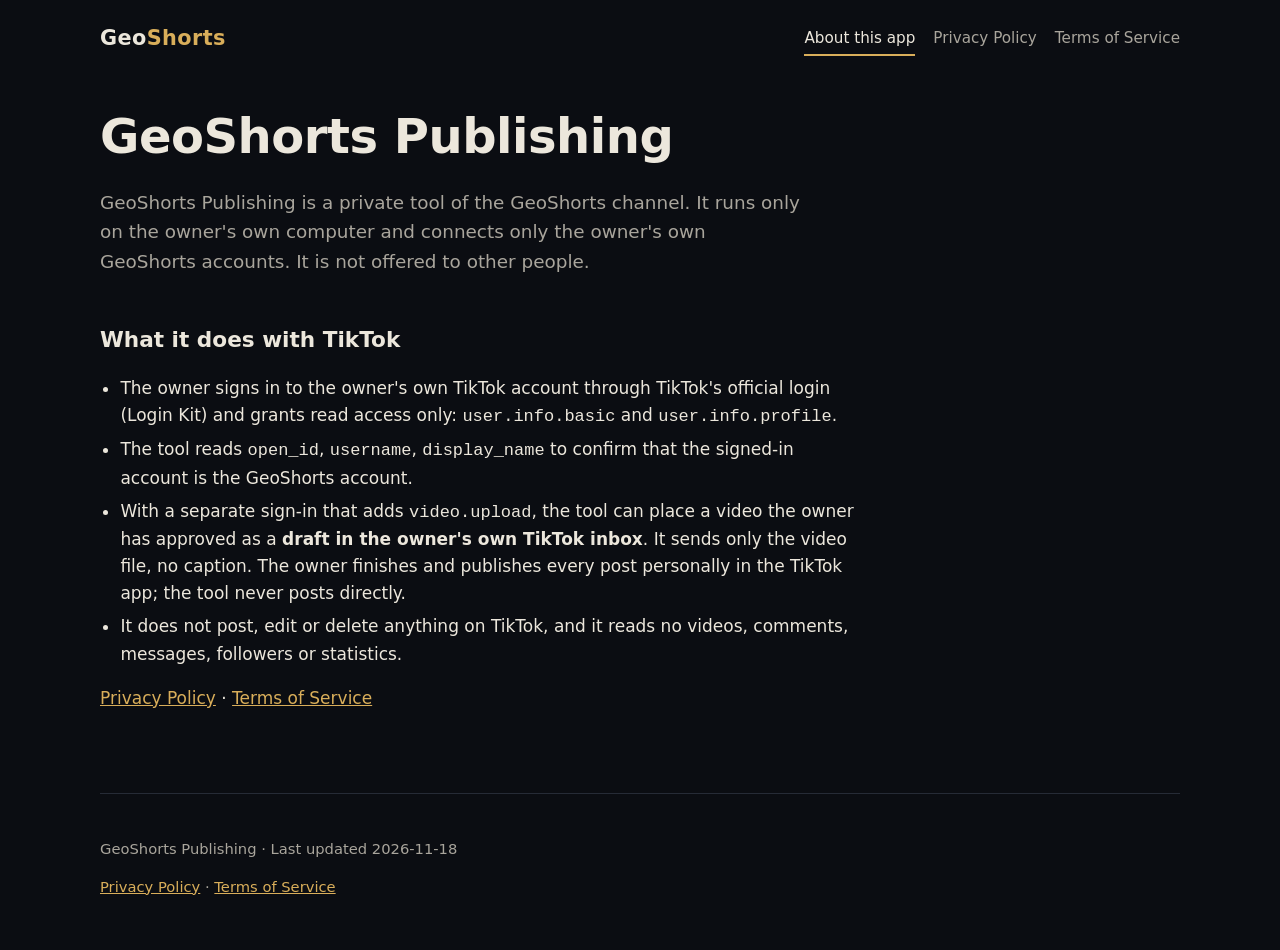
<file: index.html>
<!doctype html>
<html lang="en">
<head>
<meta charset="utf-8">
<meta name="viewport" content="width=device-width, initial-scale=1">
<title>About this app · GeoShorts Publishing</title>
<meta name="description" content="What GeoShorts Publishing is and does.">
<link rel="stylesheet" href="assets/site.css">
</head>
<body>
<a class="skip" href="#main">Skip to content</a>
<header class="top">
  <a class="brand" href="index.html" aria-label="GeoShorts Publishing home">Geo<span>Shorts</span></a>
  <nav aria-label="Main"><a href="index.html" aria-current="page">About this app</a><a href="privacy-policy.html">Privacy Policy</a><a href="terms-of-service.html">Terms of Service</a></nav>
</header>
<main id="main">

<h1>GeoShorts Publishing</h1>
<p class="lead">GeoShorts Publishing is a private tool of the GeoShorts channel. It runs only on the owner's own computer and connects only the owner's own GeoShorts accounts. It is not offered to other people.</p>
<h2>What it does with TikTok</h2>
<ul>
  <li>The owner signs in to the owner's own TikTok account through TikTok's official login (Login Kit) and grants read access only: <code>user.info.basic</code> and <code>user.info.profile</code>.</li>
  <li>The tool reads <code>open_id</code>, <code>username</code>, <code>display_name</code> to confirm that the signed-in account is the GeoShorts account.</li>
  <li>With a separate sign-in that adds <code>video.upload</code>, the tool can place a video the owner has approved as a <strong>draft in the owner's own TikTok inbox</strong>. It sends only the video file, no caption. The owner finishes and publishes every post personally in the TikTok app; the tool never posts directly.</li>
  <li>It does not post, edit or delete anything on TikTok, and it reads no videos, comments, messages, followers or statistics.</li>
</ul>
<p><a href="privacy-policy.html">Privacy Policy</a> · <a href="terms-of-service.html">Terms of Service</a></p>
</main>
<footer class="foot">
  <p>GeoShorts Publishing · Last updated 2026-11-18</p>
  <p><a href="privacy-policy.html">Privacy Policy</a> · <a href="terms-of-service.html">Terms of Service</a></p>
</footer>
</body>
</html>
</file>
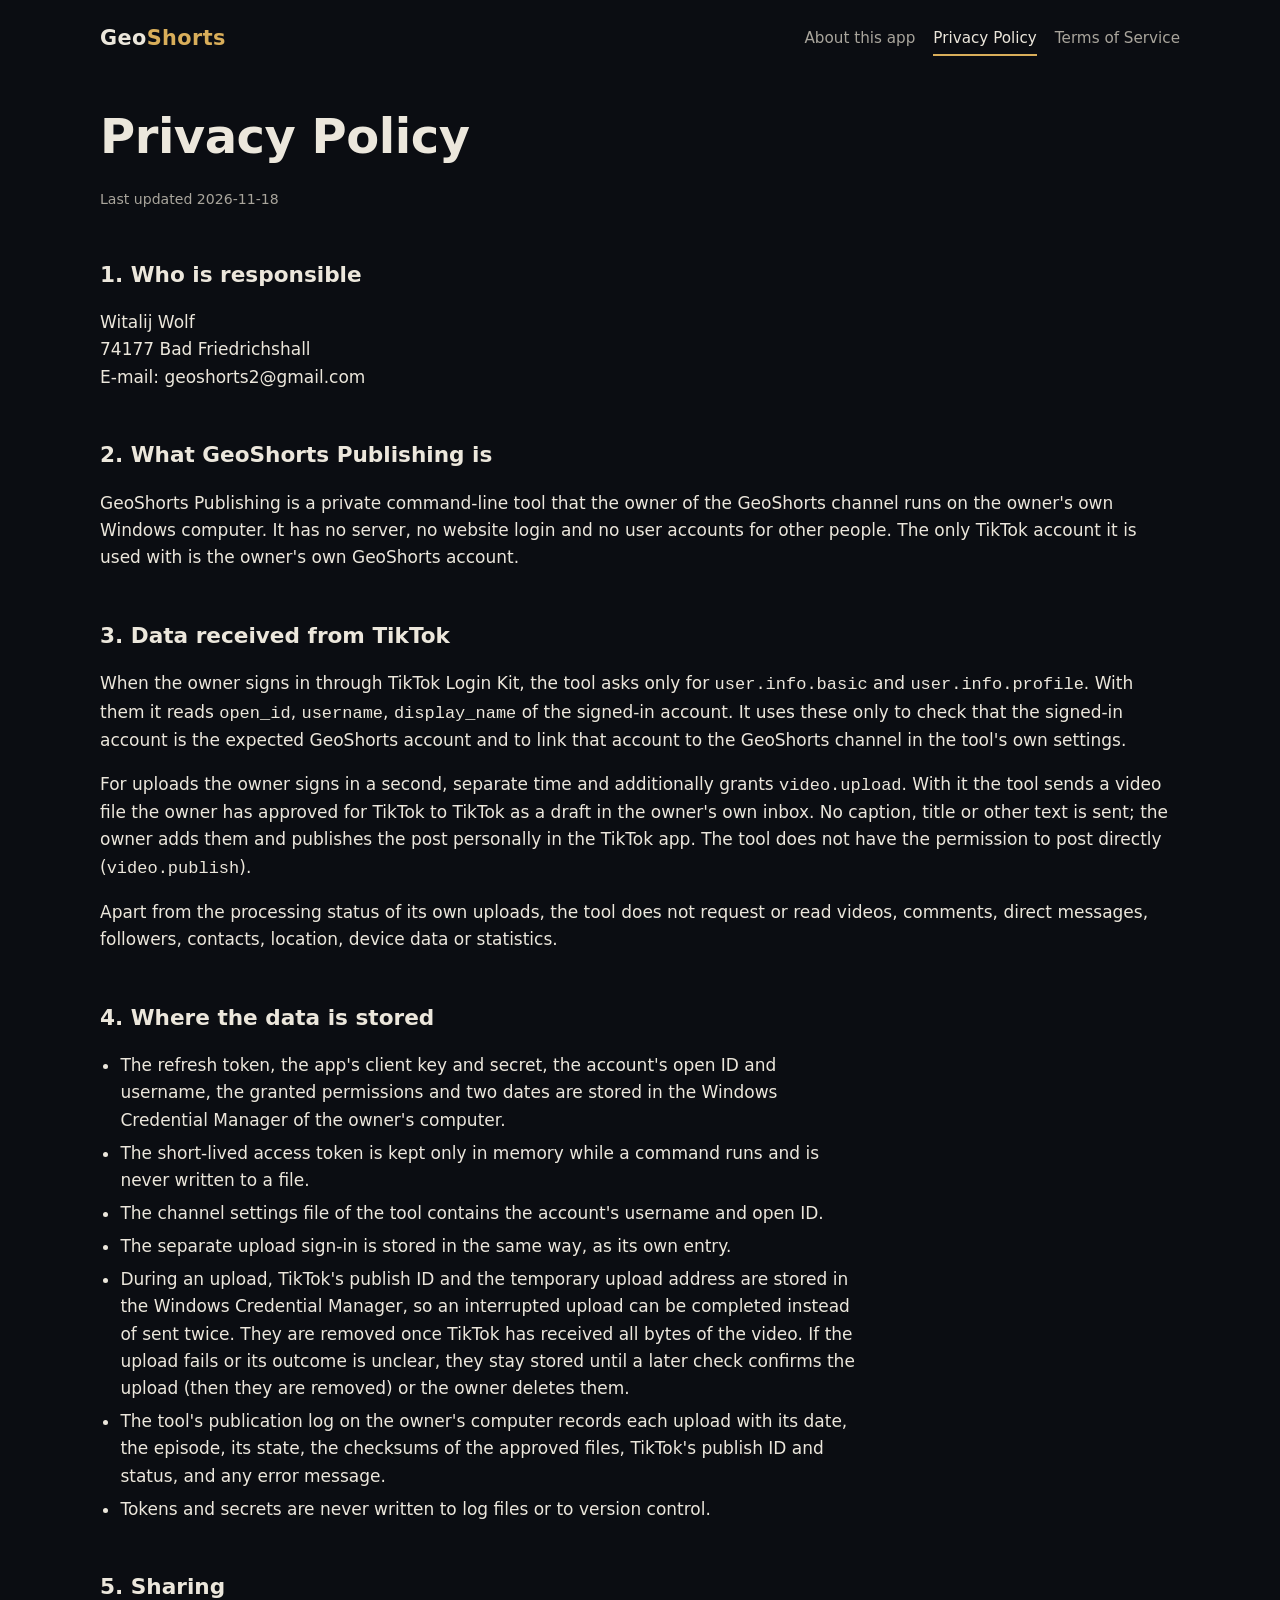
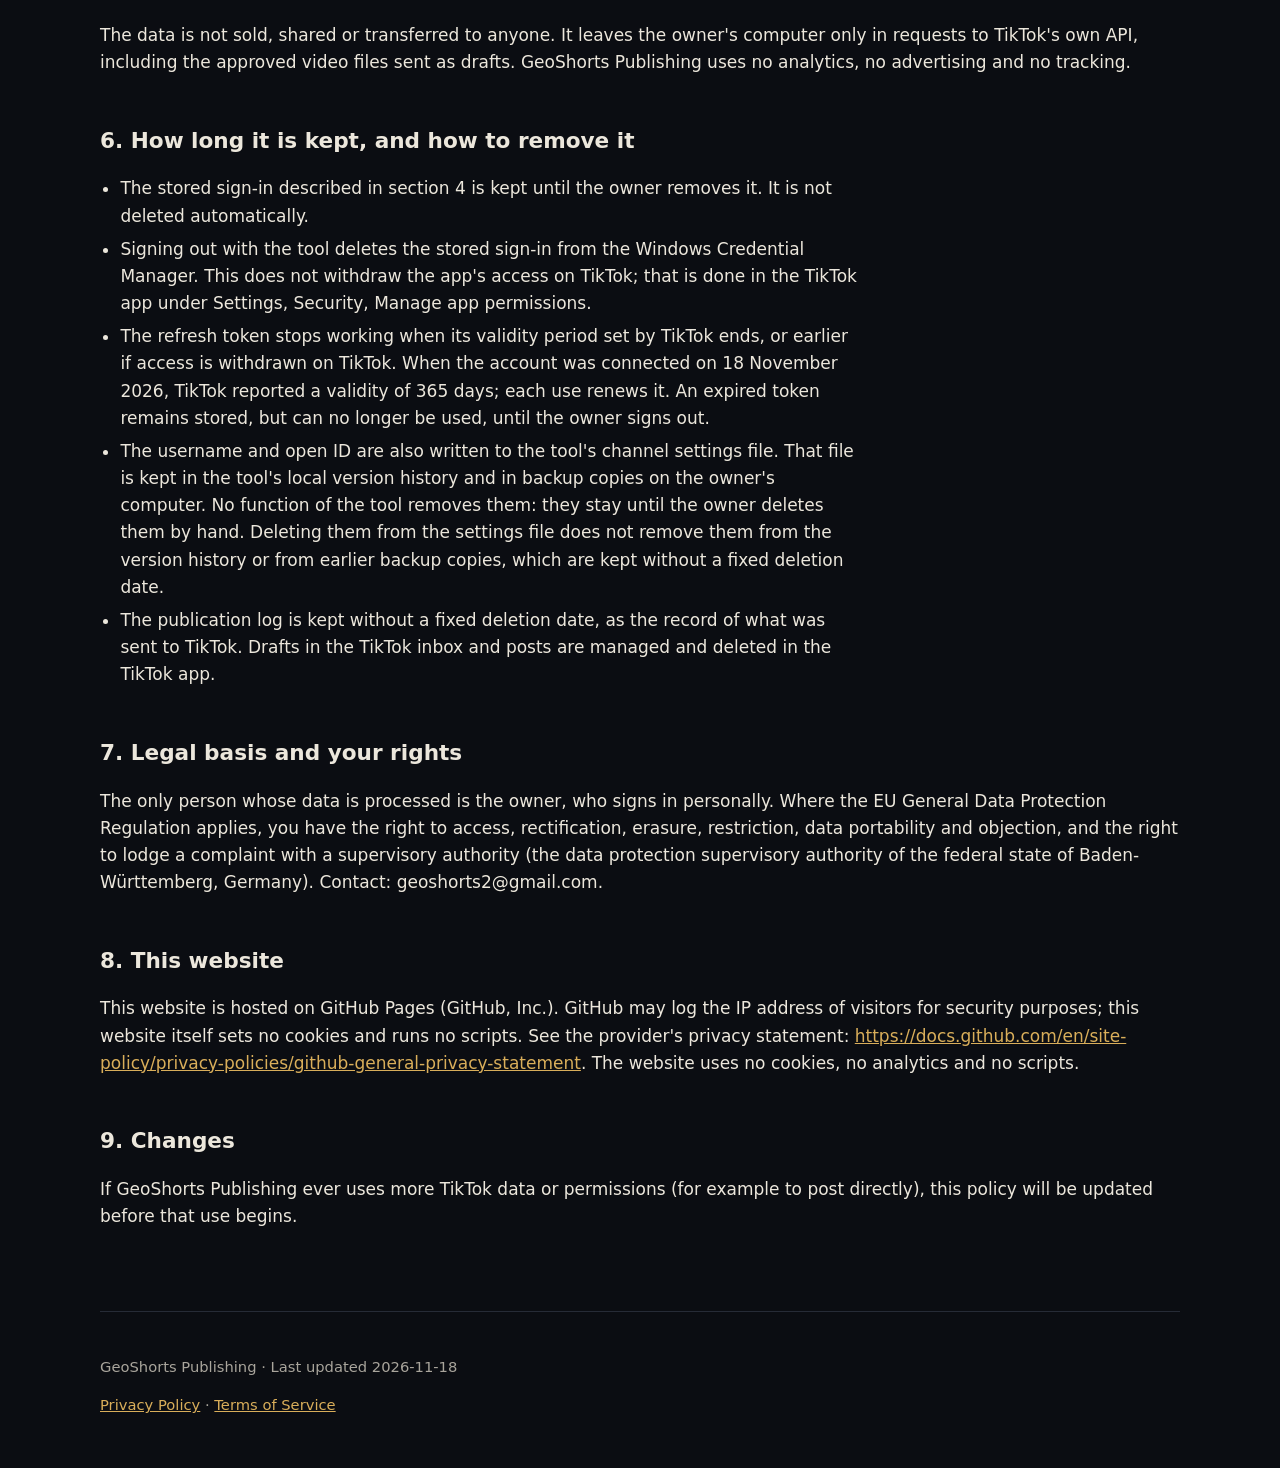
<file: privacy-policy.html>
<!doctype html>
<html lang="en">
<head>
<meta charset="utf-8">
<meta name="viewport" content="width=device-width, initial-scale=1">
<title>Privacy Policy · GeoShorts Publishing</title>
<meta name="description" content="How GeoShorts Publishing handles data from TikTok.">
<link rel="stylesheet" href="assets/site.css">
</head>
<body>
<a class="skip" href="#main">Skip to content</a>
<header class="top">
  <a class="brand" href="index.html" aria-label="GeoShorts Publishing home">Geo<span>Shorts</span></a>
  <nav aria-label="Main"><a href="index.html">About this app</a><a href="privacy-policy.html" aria-current="page">Privacy Policy</a><a href="terms-of-service.html">Terms of Service</a></nav>
</header>
<main id="main">

<h1>Privacy Policy</h1>
<p class="small">Last updated 2026-11-18</p>
<h2>1. Who is responsible</h2>
<p>Witalij Wolf<br>74177 Bad Friedrichshall<br>E-mail: geoshorts2@gmail.com</p>
<h2>2. What GeoShorts Publishing is</h2>
<p>GeoShorts Publishing is a private command-line tool that the owner of the GeoShorts channel runs on the owner's own Windows computer. It has no server, no website login and no user accounts for other people. The only TikTok account it is used with is the owner's own GeoShorts account.</p>
<h2>3. Data received from TikTok</h2>
<p>When the owner signs in through TikTok Login Kit, the tool asks only for <code>user.info.basic</code> and <code>user.info.profile</code>. With them it reads <code>open_id</code>, <code>username</code>, <code>display_name</code> of the signed-in account. It uses these only to check that the signed-in account is the expected GeoShorts account and to link that account to the GeoShorts channel in the tool's own settings.</p>
<p>For uploads the owner signs in a second, separate time and additionally grants <code>video.upload</code>. With it the tool sends a video file the owner has approved for TikTok to TikTok as a draft in the owner's own inbox. No caption, title or other text is sent; the owner adds them and publishes the post personally in the TikTok app. The tool does not have the permission to post directly (<code>video.publish</code>).</p>
<p>Apart from the processing status of its own uploads, the tool does not request or read videos, comments, direct messages, followers, contacts, location, device data or statistics.</p>
<h2>4. Where the data is stored</h2>
<ul>
  <li>The refresh token, the app's client key and secret, the account's open ID and username, the granted permissions and two dates are stored in the Windows Credential Manager of the owner's computer.</li>
  <li>The short-lived access token is kept only in memory while a command runs and is never written to a file.</li>
  <li>The channel settings file of the tool contains the account's username and open ID.</li>
  <li>The separate upload sign-in is stored in the same way, as its own entry.</li>
  <li>During an upload, TikTok's publish ID and the temporary upload address are stored in the Windows Credential Manager, so an interrupted upload can be completed instead of sent twice. They are removed once TikTok has received all bytes of the video. If the upload fails or its outcome is unclear, they stay stored until a later check confirms the upload (then they are removed) or the owner deletes them.</li>
  <li>The tool's publication log on the owner's computer records each upload with its date, the episode, its state, the checksums of the approved files, TikTok's publish ID and status, and any error message.</li>
  <li>Tokens and secrets are never written to log files or to version control.</li>
</ul>
<h2>5. Sharing</h2>
<p>The data is not sold, shared or transferred to anyone. It leaves the owner's computer only in requests to TikTok's own API, including the approved video files sent as drafts. GeoShorts Publishing uses no analytics, no advertising and no tracking.</p>
<h2>6. How long it is kept, and how to remove it</h2>
<ul>
  <li>The stored sign-in described in section 4 is kept until the owner removes it. It is not deleted automatically.</li>
  <li>Signing out with the tool deletes the stored sign-in from the Windows Credential Manager. This does not withdraw the app's access on TikTok; that is done in the TikTok app under Settings, Security, Manage app permissions.</li>
  <li>The refresh token stops working when its validity period set by TikTok ends, or earlier if access is withdrawn on TikTok. When the account was connected on 18 November 2026, TikTok reported a validity of 365 days; each use renews it. An expired token remains stored, but can no longer be used, until the owner signs out.</li>
  <li>The username and open ID are also written to the tool's channel settings file. That file is kept in the tool's local version history and in backup copies on the owner's computer. No function of the tool removes them: they stay until the owner deletes them by hand. Deleting them from the settings file does not remove them from the version history or from earlier backup copies, which are kept without a fixed deletion date.</li>
  <li>The publication log is kept without a fixed deletion date, as the record of what was sent to TikTok. Drafts in the TikTok inbox and posts are managed and deleted in the TikTok app.</li>
</ul>
<h2>7. Legal basis and your rights</h2>
<p>The only person whose data is processed is the owner, who signs in personally. Where the EU General Data Protection Regulation applies, you have the right to access, rectification, erasure, restriction, data portability and objection, and the right to lodge a complaint with a supervisory authority (the data protection supervisory authority of the federal state of Baden-Württemberg, Germany). Contact: geoshorts2@gmail.com.</p>
<h2>8. This website</h2>
<p>This website is hosted on GitHub Pages (GitHub, Inc.). GitHub may log the IP address of visitors for security purposes; this website itself sets no cookies and runs no scripts. See the provider's privacy statement: <a href="https://docs.github.com/en/site-policy/privacy-policies/github-general-privacy-statement">https://docs.github.com/en/site-policy/privacy-policies/github-general-privacy-statement</a>. The website uses no cookies, no analytics and no scripts.</p>
<h2>9. Changes</h2>
<p>If GeoShorts Publishing ever uses more TikTok data or permissions (for example to post directly), this policy will be updated before that use begins.</p>
</main>
<footer class="foot">
  <p>GeoShorts Publishing · Last updated 2026-11-18</p>
  <p><a href="privacy-policy.html">Privacy Policy</a> · <a href="terms-of-service.html">Terms of Service</a></p>
</footer>
</body>
</html>
</file>
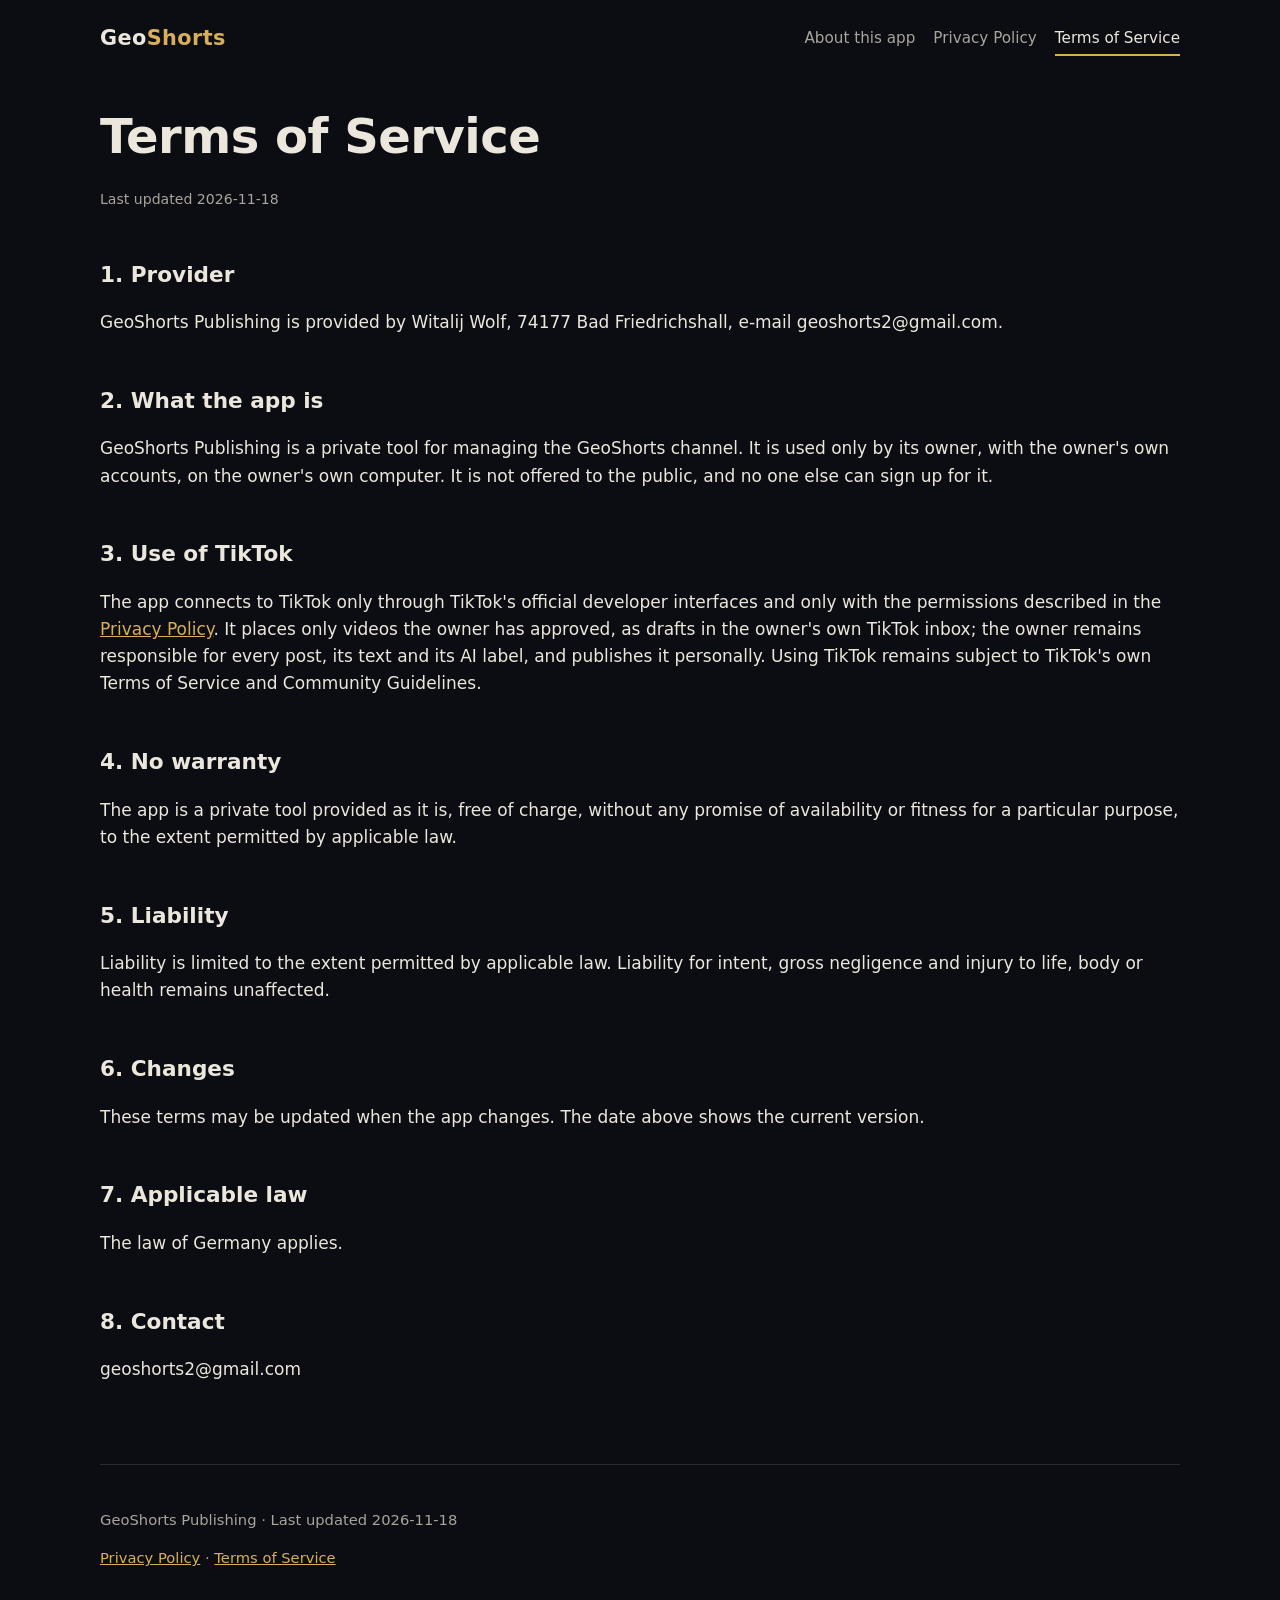
<file: terms-of-service.html>
<!doctype html>
<html lang="en">
<head>
<meta charset="utf-8">
<meta name="viewport" content="width=device-width, initial-scale=1">
<title>Terms of Service · GeoShorts Publishing</title>
<meta name="description" content="Terms for using GeoShorts Publishing.">
<link rel="stylesheet" href="assets/site.css">
</head>
<body>
<a class="skip" href="#main">Skip to content</a>
<header class="top">
  <a class="brand" href="index.html" aria-label="GeoShorts Publishing home">Geo<span>Shorts</span></a>
  <nav aria-label="Main"><a href="index.html">About this app</a><a href="privacy-policy.html">Privacy Policy</a><a href="terms-of-service.html" aria-current="page">Terms of Service</a></nav>
</header>
<main id="main">

<h1>Terms of Service</h1>
<p class="small">Last updated 2026-11-18</p>
<h2>1. Provider</h2>
<p>GeoShorts Publishing is provided by Witalij Wolf, 74177 Bad Friedrichshall, e-mail geoshorts2@gmail.com.</p>
<h2>2. What the app is</h2>
<p>GeoShorts Publishing is a private tool for managing the GeoShorts channel. It is used only by its owner, with the owner's own accounts, on the owner's own computer. It is not offered to the public, and no one else can sign up for it.</p>
<h2>3. Use of TikTok</h2>
<p>The app connects to TikTok only through TikTok's official developer interfaces and only with the permissions described in the <a href="privacy-policy.html">Privacy Policy</a>. It places only videos the owner has approved, as drafts in the owner's own TikTok inbox; the owner remains responsible for every post, its text and its AI label, and publishes it personally. Using TikTok remains subject to TikTok's own Terms of Service and Community Guidelines.</p>
<h2>4. No warranty</h2>
<p>The app is a private tool provided as it is, free of charge, without any promise of availability or fitness for a particular purpose, to the extent permitted by applicable law.</p>
<h2>5. Liability</h2>
<p>Liability is limited to the extent permitted by applicable law. Liability for intent, gross negligence and injury to life, body or health remains unaffected.</p>
<h2>6. Changes</h2>
<p>These terms may be updated when the app changes. The date above shows the current version.</p>
<h2>7. Applicable law</h2>
<p>The law of Germany applies.</p>
<h2>8. Contact</h2>
<p>geoshorts2@gmail.com</p>
</main>
<footer class="foot">
  <p>GeoShorts Publishing · Last updated 2026-11-18</p>
  <p><a href="privacy-policy.html">Privacy Policy</a> · <a href="terms-of-service.html">Terms of Service</a></p>
</footer>
</body>
</html>
</file>
<file: assets/site.css>
:root{--bg:#0b0d12;--surface:#141821;--line:#262b36;--text:#ece7dc;--muted:#a9a59c;--gold:#d9ae5a;--gold-ink:#1a1408;--r:16px;--space:clamp(16px,4vw,32px);color-scheme:dark}
*{box-sizing:border-box}
html{-webkit-text-size-adjust:100%}
body{margin:0;background:var(--bg);color:var(--text);font:17px/1.6 system-ui,-apple-system,"Segoe UI",Roboto,"Helvetica Neue",Arial,sans-serif;padding-inline:var(--space)}
a{color:var(--gold)}
a:hover{text-decoration-thickness:2px}
:focus-visible{outline:3px solid var(--gold);outline-offset:3px;border-radius:4px}
.skip{position:absolute;left:-9999px}
.skip:focus{left:var(--space);top:12px;background:var(--gold);color:var(--gold-ink);padding:8px 14px;border-radius:8px;z-index:2}
.top{display:flex;flex-wrap:wrap;gap:12px 28px;align-items:center;justify-content:space-between;max-width:1080px;margin:0 auto;padding-block:20px}
.brand{font-weight:800;font-size:1.3rem;letter-spacing:.02em;color:var(--text);text-decoration:none}
.brand span{color:var(--gold)}
nav{display:flex;flex-wrap:wrap;gap:4px 18px}
nav a{color:var(--muted);text-decoration:none;padding:6px 0;font-size:.95rem}
nav a:hover,nav a[aria-current=page]{color:var(--text)}
nav a[aria-current=page]{box-shadow:inset 0 -2px var(--gold)}
main{max-width:1080px;margin:0 auto;padding-block:24px 64px}
h1{font-size:clamp(1.9rem,5vw,3rem);line-height:1.12;letter-spacing:-.01em;margin:.2em 0 .5em;text-wrap:balance;max-width:22ch}
h2{font-size:1.35rem;margin:2.2em 0 .6em;text-wrap:balance}
h3{font-size:1.1rem;margin:1.8em 0 .5em}
.lead{font-size:1.15rem;color:var(--muted);max-width:60ch}
.hero{display:grid;gap:32px;align-items:center}
@media (min-width:820px){.hero{grid-template-columns:1.3fr 1fr}}
.hero-img{margin:0;justify-self:center;max-width:360px}
.hero-img img{display:block;width:100%;height:auto;border-radius:var(--r)}
.actions{display:flex;flex-wrap:wrap;gap:16px 24px;align-items:center;margin-top:28px}
.btn{display:inline-block;background:var(--gold);color:var(--gold-ink);font-weight:700;text-decoration:none;padding:13px 22px;border-radius:12px;transition:transform .15s ease,background .15s ease}
.btn:hover{background:#e6bf72;transform:translateY(-1px)}
.link{font-weight:600}
.steps{padding-left:1.2em;max-width:65ch}
.steps li{margin:.6em 0}
.grid{display:grid;gap:24px;grid-template-columns:repeat(auto-fill,minmax(240px,1fr));margin-top:28px}
.card{background:var(--surface);border-radius:var(--r);overflow:hidden}
.card img{display:block;width:100%;height:auto;aspect-ratio:9/16;object-fit:cover}
.card-body{padding:16px 18px 20px}
.card h3{margin:0 0 .4em;font-size:1.05rem;line-height:1.35}
.state{margin:0;color:var(--gold);font-size:.92rem;font-weight:600}
.meta{margin:.5em 0 0;color:var(--muted);font-size:.92rem}
.num,td.num{font-variant-numeric:tabular-nums}
ul{max-width:70ch;padding-left:1.2em}
li{margin:.35em 0}
.table-wrap{overflow-x:auto;margin:8px 0 8px}
table{border-collapse:collapse;width:100%;min-width:640px;font-size:.92rem}
th,td{text-align:left;vertical-align:top;padding:10px 12px;border-bottom:1px solid var(--line)}
th{color:var(--muted);font-weight:600}
td:last-child{color:var(--muted);word-break:break-word}
.facts{display:grid;grid-template-columns:max-content 1fr;gap:10px 24px;max-width:70ch}
.facts dt{color:var(--muted)}
.facts dd{margin:0}
mark.open{background:#3a2a10;color:#ffd58a;padding:1px 6px;border-radius:6px;font-weight:600}
.note{border-left:3px solid var(--gold);padding:8px 14px;color:var(--muted);max-width:70ch}
.small{font-size:.88rem;color:var(--muted)}
.sr-only{position:absolute;width:1px;height:1px;overflow:hidden;clip:rect(0 0 0 0);white-space:nowrap}
.foot{max-width:1080px;margin:0 auto;padding-block:28px 40px;border-top:1px solid var(--line);color:var(--muted);font-size:.92rem}
@media (prefers-reduced-motion:reduce){*{transition:none!important}}
</file>
